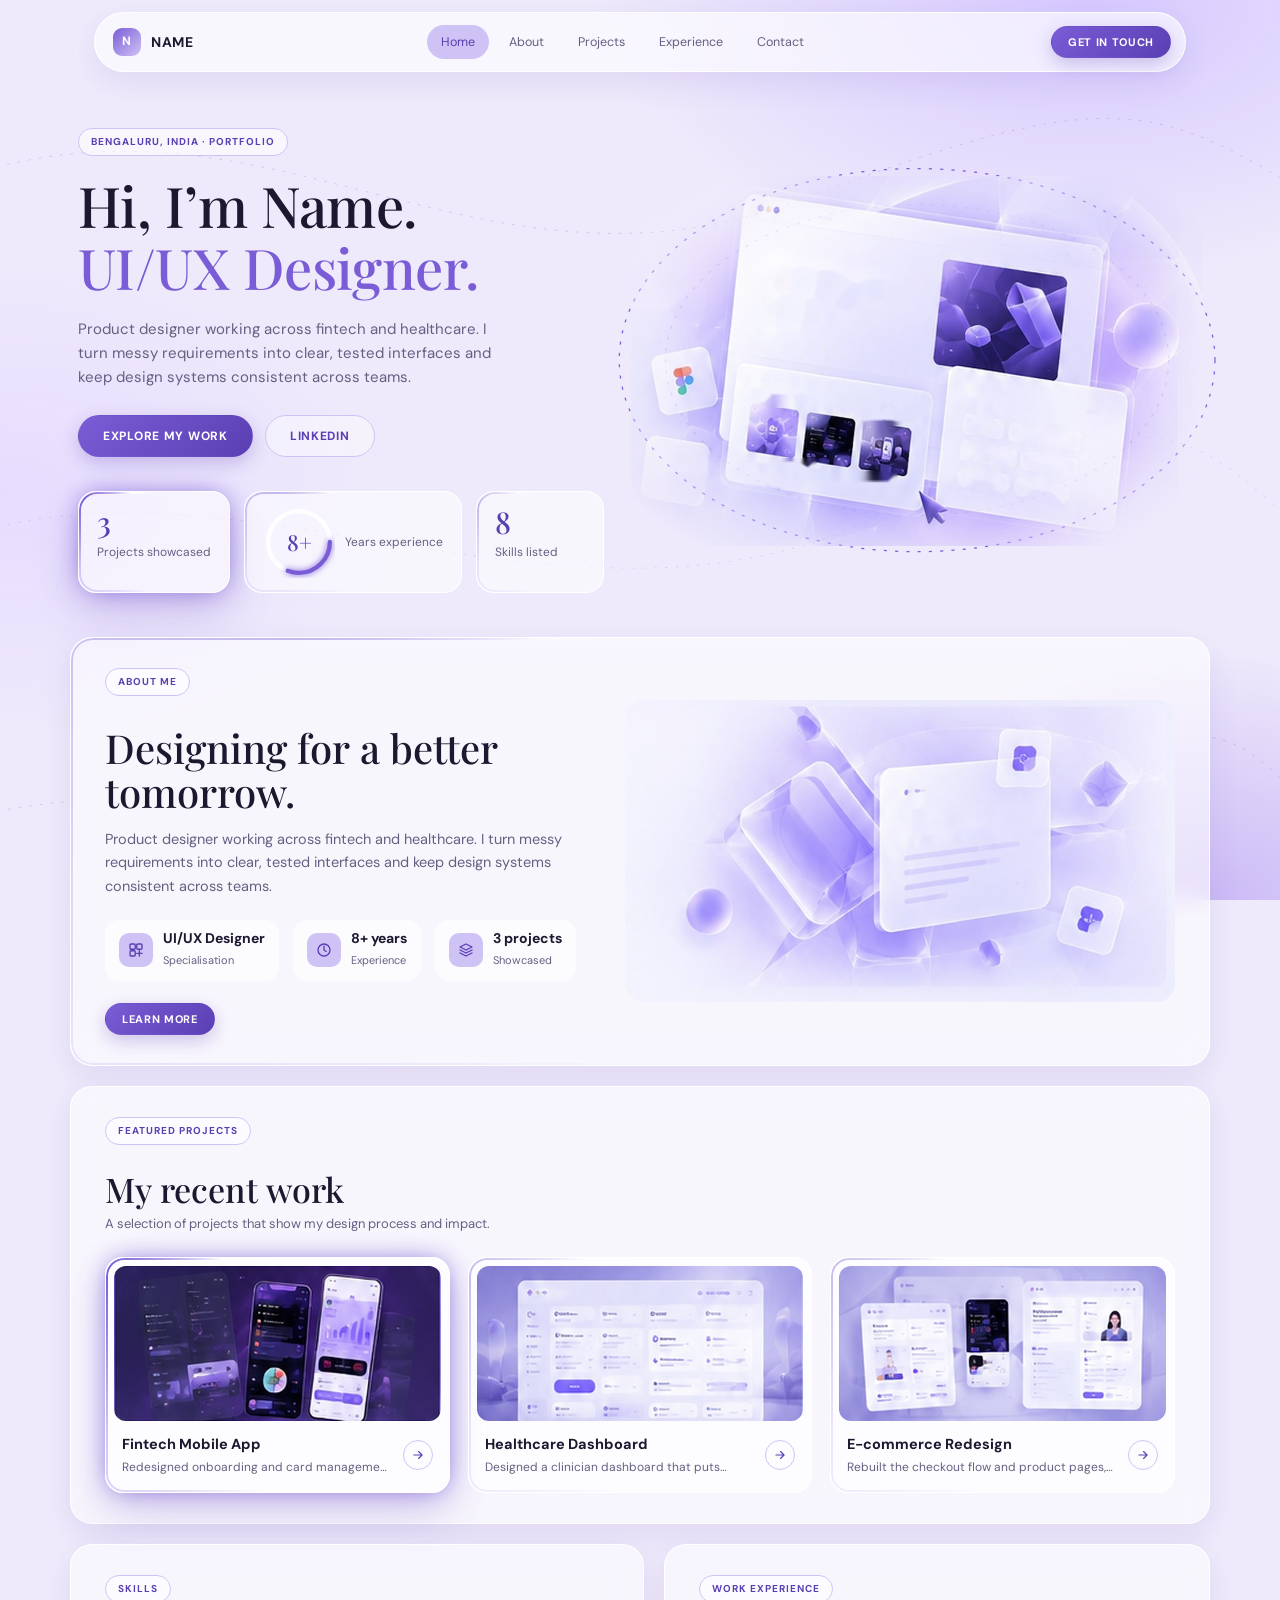
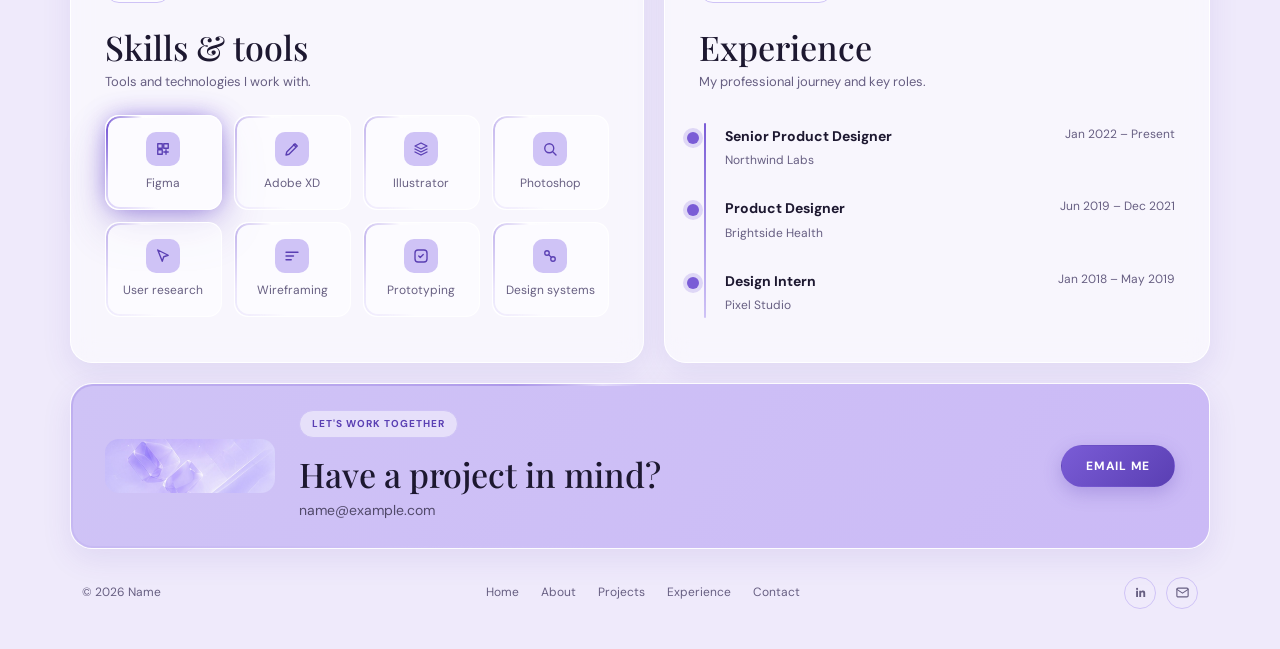
<file: index.html>
<!DOCTYPE html>
<html lang="en" data-lg-theme="minimal">
<head>
<meta charset="UTF-8">
<meta name="viewport" content="width=device-width, initial-scale=1">
<title>Portfolio</title>
<link rel="icon" href="data:,">
<link href="https://fonts.googleapis.com/css2?family=Playfair+Display:wght@500;600&family=DM+Sans:wght@400;500;700&display=swap" rel="stylesheet">

<!-- 1. the theme (same code as lavender-glass.css / lavender-glass.js in the repo) -->
<style>
/*
  Lavender Glass: a drop-in theme.
  Everything is prefixed lg- so it won't fight the host site's own CSS.
  Needs lavender-glass.js for scroll reveal, word reveal and the moving lines.

  Fonts (optional, falls back to Georgia / system-ui):
  <link href="https://fonts.googleapis.com/css2?family=Playfair+Display:wght@500;600&family=DM+Sans:wght@400;500;700&display=swap" rel="stylesheet">
*/

/* ---------- tokens ---------- */
:root{
  --lg-bg:#efeafb;
  --lg-blob-1:#d6c9ff; --lg-blob-2:#e6dcff; --lg-blob-3:#cbbaf6;
  --lg-accent:#7a5cd6; --lg-accent-d:#5a3fb3; --lg-accent-l:#cfc3f6;
  --lg-ink:#1d1830; --lg-mute:#675f82;
  --lg-glass:rgba(255,255,255,.55); --lg-glass-hi:rgba(255,255,255,.92); --lg-edge:rgba(255,255,255,.95);
  --lg-shadow:0 10px 30px rgba(90,63,179,.10); --lg-shadow-hi:0 18px 44px rgba(90,63,179,.24);
  --lg-serif:'Playfair Display',Georgia,serif;
  --lg-sans:'DM Sans',system-ui,-apple-system,sans-serif;
  --lg-radius:22px;
}

/* colour directions: put data-lg-theme="..." on <html> or any wrapper */
[data-lg-theme="editorial"]{--lg-bg:#ecebf1;--lg-blob-1:#d9d7e6;--lg-blob-2:#e6e4ef;--lg-blob-3:#cfcce0;--lg-accent:#4a4660;--lg-accent-d:#2b2840;--lg-accent-l:#cfcbe0;--lg-shadow:0 10px 30px rgba(43,40,64,.10);--lg-shadow-hi:0 18px 44px rgba(43,40,64,.22)}
[data-lg-theme="futuristic"]{--lg-bg:#e8edfb;--lg-blob-1:#c9d4fb;--lg-blob-2:#dbe3fc;--lg-blob-3:#b9c6f5;--lg-accent:#4c5fd5;--lg-accent-d:#2f3fa8;--lg-accent-l:#bfc8f5;--lg-shadow:0 10px 30px rgba(47,63,168,.10);--lg-shadow-hi:0 18px 44px rgba(47,63,168,.24)}
[data-lg-theme="creative"]{--lg-bg:#f8ebf5;--lg-blob-1:#f3cfe8;--lg-blob-2:#f8dff0;--lg-blob-3:#ecbfdc;--lg-accent:#c25aa8;--lg-accent-d:#9a3a85;--lg-accent-l:#f0c4e4;--lg-shadow:0 10px 30px rgba(154,58,133,.10);--lg-shadow-hi:0 18px 44px rgba(154,58,133,.24)}

/* ---------- base: add class "lg" to <body> or a wrapper ---------- */
.lg{background:var(--lg-bg);color:var(--lg-ink);font:15px/1.6 var(--lg-sans);-webkit-font-smoothing:antialiased}
.lg *,.lg *::before,.lg *::after{box-sizing:border-box}
:where(.lg) a{color:inherit;text-decoration:none}
.lg-wrap{max-width:1140px;margin:0 auto;padding:0 24px}

/* ---------- animated background (JS inserts .lg-bg when <body data-lg-bg>) ---------- */
.lg-bg{position:fixed;inset:0;z-index:-1;pointer-events:none;
  background:radial-gradient(55% 45% at 85% 0%,var(--lg-blob-1),transparent 70%),
             radial-gradient(45% 40% at 0% 55%,var(--lg-blob-2),transparent 70%),
             radial-gradient(40% 40% at 95% 100%,var(--lg-blob-3),transparent 70%),var(--lg-bg)}
.lg-bg svg{position:absolute;inset:0;width:100%;height:100%}
.lg-bg path{fill:none;stroke:var(--lg-accent);stroke-width:1;opacity:.26;stroke-dasharray:3 9;animation:lg-drift 32s linear infinite}
.lg-bg path:nth-child(2){animation-duration:46s;animation-direction:reverse;opacity:.18}
.lg-bg path:nth-child(3){animation-duration:58s}
@keyframes lg-drift{to{stroke-dashoffset:-640}}

/* any svg line you draw yourself: add class lg-line to a <path>/<line>/<ellipse> */
.lg-line{fill:none;stroke:var(--lg-accent);stroke-width:1.2;stroke-dasharray:3 8;animation:lg-drift 24s linear infinite}

/* ---------- type ---------- */
.lg-display{font:500 clamp(34px,5.2vw,62px)/1.04 var(--lg-serif);text-transform:uppercase;letter-spacing:-.005em;margin:0 0 20px}
.lg-display em{font-style:normal;color:var(--lg-accent)}
.lg-title{font:500 clamp(24px,3vw,34px)/1.15 var(--lg-serif);margin:0 0 10px}
.lg-lede{color:var(--lg-mute);font-size:16px;max-width:46ch;margin:0 0 26px}
.lg-tag{display:inline-flex;align-items:center;padding:5px 12px;border-radius:99px;border:1px solid var(--lg-accent-l);background:rgba(255,255,255,.6);font-size:10px;font-weight:700;letter-spacing:.1em;text-transform:uppercase;color:var(--lg-accent-d);margin-bottom:18px}
.lg-kicker{font-size:10px;font-weight:700;letter-spacing:.14em;text-transform:uppercase;color:var(--lg-accent-d)}
.lg-muted{color:var(--lg-mute)}

/* text highlight on hover: wrap words in <span class="lg-hl"> */
.lg-hl{background:linear-gradient(var(--lg-accent-l),var(--lg-accent-l)) 0 100%/0 .45em no-repeat;transition:background-size .35s ease}
.lg-hl:hover,.lg-panel:hover .lg-hl{background-size:100% .45em}

/* ---------- nav ---------- */
.lg-nav{position:sticky;top:12px;z-index:30;margin:12px auto 0;max-width:1140px;padding:0 24px}
.lg-nav-in{display:flex;align-items:center;justify-content:space-between;gap:16px;height:60px;padding:0 14px 0 18px;border-radius:99px;background:rgba(255,255,255,.62);border:1px solid var(--lg-edge);backdrop-filter:blur(16px);-webkit-backdrop-filter:blur(16px);box-shadow:var(--lg-shadow)}
.lg-logo{display:flex;align-items:center;gap:10px;font-weight:700;letter-spacing:.04em;font-size:14px}
.lg-logo-mark{width:28px;height:28px;border-radius:9px;background:linear-gradient(135deg,var(--lg-accent),var(--lg-accent-l));display:grid;place-items:center;color:#fff;font-size:12px;transition:transform .3s}
.lg-logo:hover .lg-logo-mark{transform:rotate(-10deg) scale(1.1)}
.lg-links{display:flex;gap:6px}
.lg-links a{padding:7px 14px;border-radius:99px;font-size:12.5px;color:var(--lg-mute);transition:background .2s,color .2s}
.lg-links a:hover{background:rgba(255,255,255,.92);color:var(--lg-accent-d)}
.lg-links a.is-on{background:var(--lg-accent-l);color:var(--lg-accent-d)}

/* ---------- buttons ---------- */
.lg-btn{display:inline-flex;align-items:center;justify-content:center;gap:8px;border:1px solid transparent;border-radius:99px;padding:12px 24px;font:700 12px var(--lg-sans);letter-spacing:.06em;text-transform:uppercase;cursor:pointer;transition:transform .2s,box-shadow .25s,background .25s,border-color .25s}
.lg-btn-solid{background:linear-gradient(135deg,var(--lg-accent),var(--lg-accent-d));color:#fff;box-shadow:0 6px 18px rgba(90,63,179,.28)}
.lg-btn-solid:hover{transform:translateY(-2px);box-shadow:var(--lg-shadow-hi)}
.lg-btn-line{background:rgba(255,255,255,.4);border-color:var(--lg-accent-l);color:var(--lg-accent-d)}
.lg-btn-line:hover{background:#fff;border-color:var(--lg-accent);transform:translateY(-2px)}
.lg-btn-sm{padding:8px 16px;font-size:11px}
.lg-btn[hidden]{display:none}

/* ---------- glass panel + card ---------- */
.lg-panel{background:var(--lg-glass);border:1px solid var(--lg-edge);border-radius:var(--lg-radius);box-shadow:var(--lg-shadow);backdrop-filter:blur(12px);-webkit-backdrop-filter:blur(12px);padding:26px;transition:transform .3s,box-shadow .3s,background .3s}
.lg-panel:hover{transform:translateY(-5px);box-shadow:var(--lg-shadow-hi);background:var(--lg-glass-hi)}
.lg-grid{display:grid;gap:20px;grid-template-columns:repeat(auto-fit,minmax(240px,1fr))}
.lg-card{border-radius:18px;overflow:hidden;background:rgba(255,255,255,.7);border:1px solid var(--lg-edge);transition:transform .3s,box-shadow .3s}
.lg-card:hover{transform:translateY(-6px);box-shadow:var(--lg-shadow-hi)}
.lg-card-media{height:140px;overflow:hidden;background:linear-gradient(135deg,var(--lg-accent),var(--lg-accent-l))}
.lg-card-media img{width:100%;height:100%;object-fit:cover;display:block;transition:transform .6s}
.lg-card:hover .lg-card-media img{transform:scale(1.1)}
.lg-card-body{padding:14px 16px 18px}
.lg-card h3{font-size:15px;margin:0 0 4px;transition:color .2s}
.lg-card:hover h3{color:var(--lg-accent)}
.lg-card p{font-size:13px;color:var(--lg-mute);margin:0}

/* ---------- small pieces ---------- */
.lg-chip{display:inline-block;padding:6px 14px;border-radius:99px;background:var(--lg-accent-l);color:var(--lg-accent-d);font-size:12px;font-weight:700;transition:transform .2s,background .2s,color .2s}
.lg-chip:hover{transform:translateY(-3px);background:var(--lg-accent);color:#fff}
.lg-chips{display:flex;flex-wrap:wrap;gap:8px}

.lg-list{list-style:none;margin:0;padding:0}
.lg-list li{display:flex;justify-content:space-between;gap:16px;padding:12px;margin:0 -12px;border-radius:12px;transition:background .2s,padding-left .2s}
.lg-list li:hover{background:rgba(255,255,255,.88);padding-left:20px}

.lg-stat{padding:18px;border-radius:16px;background:rgba(255,255,255,.6);transition:transform .25s,background .25s,box-shadow .25s}
.lg-stat:hover{transform:translateY(-4px);background:#fff;box-shadow:var(--lg-shadow-hi)}
.lg-stat b{display:block;font:500 40px/1 var(--lg-serif);color:var(--lg-accent-d)}
.lg-stat span{font-size:12px;color:var(--lg-mute)}

.lg-icon{width:42px;height:42px;border-radius:50%;background:rgba(255,255,255,.85);display:grid;place-items:center;color:var(--lg-accent-d);font-weight:700;transition:background .25s,color .25s,transform .25s}
.lg-panel:hover .lg-icon,.lg-card:hover .lg-icon{background:var(--lg-accent);color:#fff;transform:rotate(-8deg)}

/* animated ring/bar: set --lg-pct (0-100) inline, e.g. style="--lg-pct:72" */
.lg-bar{height:6px;border-radius:99px;background:rgba(255,255,255,.9);overflow:hidden}
.lg-bar i{display:block;height:100%;width:calc(var(--lg-pct,0) * 1%);border-radius:99px;background:linear-gradient(90deg,var(--lg-accent),var(--lg-accent-d));transition:width 1s cubic-bezier(.3,.7,.2,1)}
.lg-js .lg-bar:not(.is-in) i{width:0}

/* floating decoration: add to any image/shape */
.lg-float{animation:lg-bob 7s ease-in-out infinite}
@keyframes lg-bob{50%{transform:translateY(-10px)}}

/* ---------- scroll reveal ---------- */
/* hidden only when JS is running, so a no-JS page still shows everything */
.lg-js .lg-reveal{opacity:0;transform:translateY(26px);transition:opacity .7s ease,transform .7s ease}
.lg-js .lg-reveal.is-in{opacity:1;transform:none}
.lg-js .lg-reveal.is-in.lg-panel:hover{transform:translateY(-5px)}

/* children appear one after another */
.lg-js .lg-stagger>*{opacity:0;transform:translateY(20px);transition:opacity .6s ease,transform .6s ease,box-shadow .3s,background .3s}
.lg-js .lg-stagger.is-in>*{opacity:1;transform:none}
.lg-js .lg-stagger.is-in>*:nth-child(2){transition-delay:.1s}
.lg-js .lg-stagger.is-in>*:nth-child(3){transition-delay:.2s}
.lg-js .lg-stagger.is-in>*:nth-child(4){transition-delay:.3s}
.lg-js .lg-stagger.is-in>*:nth-child(5){transition-delay:.4s}
.lg-js .lg-stagger.is-in>*:nth-child(n+6){transition-delay:.5s}
.lg-js .lg-stagger.is-in>*:hover{transform:translateY(-5px);transition-delay:0s}

/* words appear one by one: <h1 data-lg-words>...</h1> (JS wraps each word) */
.lg-w{display:inline-block}
.lg-js [data-lg-words] .lg-w{opacity:0;transform:translateY(.6em);transition:opacity .6s ease,transform .6s ease;transition-delay:calc(var(--i) * 55ms)}
.lg-js [data-lg-words].is-in .lg-w{opacity:1;transform:none}

/* ---------- light running around a border (add class lg-glow) ----------
   ::before draws the travelling light, ::after draws a soft spotlight that follows the cursor.
   Don't use ::before/::after on the same element for anything else. */
@property --lg-a{syntax:'<angle>';inherits:false;initial-value:0deg}
.lg-glow{position:relative;isolation:isolate}
.lg-glow::before{content:"";position:absolute;inset:0;border-radius:inherit;padding:2px;pointer-events:none;
  background:conic-gradient(from var(--lg-a),transparent 0 52%,var(--lg-accent-l) 70%,var(--lg-accent) 84%,#fff 93%,transparent 100%);
  -webkit-mask:linear-gradient(#000 0 0) content-box,linear-gradient(#000 0 0);-webkit-mask-composite:xor;
  mask:linear-gradient(#000 0 0) content-box,linear-gradient(#000 0 0);mask-composite:exclude;
  opacity:.4;animation:lg-orbit 9s linear infinite;animation-delay:var(--lg-delay,0s);transition:opacity .35s}
@keyframes lg-orbit{to{--lg-a:360deg}}
.lg-glow::after{content:"";position:absolute;inset:0;border-radius:inherit;z-index:-1;pointer-events:none;opacity:0;transition:opacity .35s;
  background:radial-gradient(240px circle at var(--lg-mx,50%) var(--lg-my,50%),rgba(255,255,255,.9),transparent 65%)}
.lg-glow:hover::before,.lg-glow.is-lit::before{opacity:1;animation-duration:3s}
.lg-glow:hover::after{opacity:1}
.lg-glow.is-lit{box-shadow:0 0 26px -6px var(--lg-accent),var(--lg-shadow-hi)}

/* ---------- button shimmer ---------- */
.lg-btn{position:relative;overflow:hidden}
.lg-btn-solid::after{content:"";position:absolute;inset:0;pointer-events:none;transform:translateX(-130%);
  background:linear-gradient(105deg,transparent 38%,rgba(255,255,255,.55) 50%,transparent 62%);animation:lg-shimmer 6s ease-in-out infinite}
.lg-btn-solid:hover::after{animation:none;transform:translateX(130%);transition:transform .8s ease}
@keyframes lg-shimmer{0%,70%{transform:translateX(-130%)}100%{transform:translateX(130%)}}

/* ---------- counter ring: wrap a number, e.g. <div class="lg-ring"><svg>..</svg><b data-lg-count="8">0</b></div> ---------- */
.lg-ring{position:relative;display:inline-grid;place-items:center;width:84px;height:84px}
.lg-ring svg{position:absolute;inset:0;width:100%;height:100%}
.lg-ring .lg-ring-track{fill:none;stroke:rgba(255,255,255,.9);stroke-width:5}
.lg-ring .lg-ring-arc{fill:none;stroke:var(--lg-accent);stroke-width:5;stroke-linecap:round;stroke-dasharray:70 160;
  transform-box:fill-box;transform-origin:50% 50%;animation:lg-spin 4.5s linear infinite;filter:drop-shadow(0 0 4px var(--lg-accent))}
@keyframes lg-spin{to{transform:rotate(360deg)}}
.lg-ring b{position:relative;font:500 24px var(--lg-serif);color:var(--lg-accent-d)}

/* ---------- headline wipe: <span class="lg-wipe"> inside a [data-lg-words] heading ---------- */
.lg-js [data-lg-words] .lg-wipe{display:inline-block;clip-path:inset(0 100% 0 0);transition:clip-path 1.2s cubic-bezier(.6,.1,.2,1) .5s}
.lg-js [data-lg-words].is-in .lg-wipe{clip-path:inset(-10% -2% -10% 0)}

/* ---------- timeline line that draws itself ---------- */
.lg-js .lg-draw{transform:scaleY(0);transform-origin:top;transition:transform 1.4s ease}
.lg-js .lg-draw.is-in{transform:none}

@media (prefers-reduced-motion:reduce){
  .lg *,.lg *::before,.lg *::after,.lg-bg path{animation:none!important;transition:none!important}
  .lg-js .lg-reveal,.lg-js .lg-stagger>*,.lg-js [data-lg-words] .lg-w,.lg-js .lg-draw{opacity:1!important;transform:none!important}
  .lg-js [data-lg-words] .lg-wipe{clip-path:none!important}
}
@media (max-width:760px){
  .lg-links{display:none}
  .lg-panel{padding:20px}
}

</style>
<script>
/*
  Lavender Glass: behaviour for lavender-glass.css

  Load it from <head>, without defer, so the "hidden until scrolled" states apply before first paint:
    a script tag with src="lavender-glass.js"

  What it does
    1. adds class "lg-js" to <html>        (the CSS only hides things when this is set)
    2. <body data-lg-bg>                   inserts the animated background + moving lines
    3. [data-lg-words]                     splits text into words that fade in on scroll
    4. .lg-reveal .lg-stagger .lg-bar      get class "is-in" when scrolled into view
    5. [data-lg-count="40"]                counts up to 40 when scrolled into view
                                           optional: data-lg-suffix="+"
    6. [data-lg-relay]                     lights the .lg-glow children one after another
    7. .lg-glow boxes                      get a cursor-following spotlight on hover

  If you add elements after page load (a framework, fetch, etc.) call LG.refresh().
*/
(function(){
  'use strict';
  var root = document.documentElement;
  root.classList.add('lg-js');

  var REVEAL = '.lg-reveal, .lg-stagger, .lg-bar, .lg-draw, [data-lg-words], [data-lg-count]';
  var reduce = window.matchMedia && matchMedia('(prefers-reduced-motion: reduce)').matches;
  var io = null;

  /* ---- background with moving lines ---- */
  function addBackground(){
    if(document.querySelector('.lg-bg')) return;
    var bg = document.createElement('div');
    bg.className = 'lg-bg';
    bg.setAttribute('aria-hidden', 'true');
    bg.innerHTML =
      '<svg viewBox="0 0 1440 900" preserveAspectRatio="none">' +
      '<path d="M-50,180 C300,70 540,320 900,200 S1300,100 1500,210"/>' +
      '<path d="M-50,540 C260,440 640,660 980,520 S1340,430 1500,560"/>' +
      '<path d="M-50,820 C330,740 680,900 1040,800 S1370,720 1500,830"/>' +
      '</svg>';
    document.body.insertBefore(bg, document.body.firstChild);
  }

  /* ---- wrap each word in a span; keeps inline tags like <em> ---- */
  function splitWords(el){
    if(el.dataset.lgSplit === 'done') return;
    var i = 0;
    (function walk(node){
      Array.prototype.slice.call(node.childNodes).forEach(function(n){
        if(n.nodeType === 3){
          var frag = document.createDocumentFragment();
          n.textContent.split(/(\s+)/).forEach(function(part){
            if(!part) return;
            if(/^\s+$/.test(part)){ frag.appendChild(document.createTextNode(' ')); return; }
            var s = document.createElement('span');
            s.className = 'lg-w';
            s.style.setProperty('--i', i++);
            s.textContent = part;
            frag.appendChild(s);
          });
          node.replaceChild(frag, n);
        } else if(n.nodeType === 1){ walk(n); }
      });
    })(el);
    el.dataset.lgSplit = 'done';
  }

  /* ---- number count-up (ease-out) ---- */
  function countUp(el){
    if(el.dataset.lgDone === '1') return;
    el.dataset.lgDone = '1';
    var target = parseFloat(el.getAttribute('data-lg-count'));
    var suffix = el.getAttribute('data-lg-suffix') || '';
    if(isNaN(target)) return;
    if(reduce){ el.textContent = target + suffix; return; }
    var start = null, dur = 1100;
    function tick(now){
      if(start === null) start = now;
      var p = Math.min((now - start) / dur, 1);
      var v = target * (1 - Math.pow(1 - p, 3));
      el.textContent = (target % 1 ? v.toFixed(1) : Math.round(v)) + suffix;
      if(p < 1) requestAnimationFrame(tick); else el.textContent = target + suffix;
    }
    requestAnimationFrame(tick);
  }

  function reveal(el){
    el.classList.add('is-in');
    if(el.hasAttribute('data-lg-count')) countUp(el);
    Array.prototype.forEach.call(el.querySelectorAll('[data-lg-count]'), countUp);
  }

  function scan(){
    Array.prototype.forEach.call(document.querySelectorAll('[data-lg-words]'), splitWords);
    var els = document.querySelectorAll(REVEAL);
    Array.prototype.forEach.call(els, function(el){
      if(el.classList.contains('is-in') || el.dataset.lgWatch) return;
      el.dataset.lgWatch = '1';
      if(io) io.observe(el); else reveal(el);
    });
  }

  /* ---- one box at a time lights up: <div data-lg-relay> ... children with class lg-glow ---- */
  function startRelay(box){
    if(box.dataset.lgRelay === 'on') return;
    box.dataset.lgRelay = 'on';
    var step = parseInt(box.getAttribute('data-lg-relay'), 10) || 2600;
    var n = 0;
    function next(){
      var kids = box.querySelectorAll(':scope > .lg-glow');
      if(!kids.length || box.matches(':hover')) return;
      Array.prototype.forEach.call(kids, function(k){ k.classList.remove('is-lit'); });
      kids[n % kids.length].classList.add('is-lit');
      n++;
    }
    next();
    if(!reduce) setInterval(next, step);
  }

  /* ---- spotlight follows the cursor inside .lg-glow boxes ---- */
  document.addEventListener('pointermove', function(e){
    var t = e.target.closest && e.target.closest('.lg-glow');
    if(!t) return;
    var r = t.getBoundingClientRect();
    t.style.setProperty('--lg-mx', (e.clientX - r.left) + 'px');
    t.style.setProperty('--lg-my', (e.clientY - r.top) + 'px');
  }, {passive: true});

  function init(){
    if(document.body.hasAttribute('data-lg-bg')) addBackground();
    if('IntersectionObserver' in window){
      io = new IntersectionObserver(function(entries){
        entries.forEach(function(en){
          if(!en.isIntersecting) return;
          reveal(en.target);
          io.unobserve(en.target);
        });
      }, {threshold: 0.15});
    }
    scan();
    Array.prototype.forEach.call(document.querySelectorAll('[data-lg-relay]'), startRelay);
  }

  /* set a counter to a new value and play it again (used after content changes) */
  function count(el, target, suffix){
    el.setAttribute('data-lg-count', target);
    if(suffix !== undefined) el.setAttribute('data-lg-suffix', suffix);
    el.dataset.lgDone = '';
    if(el.closest('.is-in') || el.classList.contains('is-in')) countUp(el);
  }

  window.LG = {
    refresh: function(){ if(!io) return; scan(); Array.prototype.forEach.call(document.querySelectorAll('[data-lg-relay]'), startRelay); },
    count: count,
    theme: function(name){ root.setAttribute('data-lg-theme', name); }
  };

  if(document.readyState === 'loading') document.addEventListener('DOMContentLoaded', init);
  else init();
})();

</script>

<!-- 2. page-only styles -->
<style>
body{margin:0}
h1,h2,h3,h4,p,ul{margin:0}
ul{padding:0;list-style:none}
button{font:inherit;color:inherit}

/* staggered start so the lights on neighbouring boxes aren't in step */
.lg-glow:nth-child(2n){--lg-delay:-3s}
.lg-glow:nth-child(3n){--lg-delay:-6s}
.lg-glow:nth-child(5n){--lg-delay:-1.5s}

#fileInput{display:none}

.pf-shell{max-width:1180px;margin:0 auto;padding:0 20px 40px}
.pf-sec{margin-top:20px}

/* ---------- hero ---------- */
.pf-hero{display:grid;grid-template-columns:1fr 1.05fr;gap:10px;align-items:center;padding:56px 8px 24px;min-height:520px}
.pf-hero h1{font:500 clamp(34px,4.6vw,56px)/1.1 var(--lg-serif);letter-spacing:-.01em;margin:0 0 20px}
.pf-hero h1 .lg-wipe{color:var(--lg-accent)}
.pf-hero .lg-lede{max-width:42ch;font-size:15px}
.pf-cta{display:flex;gap:12px;flex-wrap:wrap;margin-bottom:34px}
.pf-stats{display:flex;gap:14px;flex-wrap:wrap}
.pf-stat{min-width:128px;padding:14px 18px;border-radius:18px;background:var(--lg-glass);border:1px solid var(--lg-edge);cursor:default;transition:transform .3s,background .3s}
.pf-stat:hover{transform:translateY(-4px);background:var(--lg-glass-hi)}
.pf-stat-ring{display:flex;align-items:center;gap:10px}
.pf-stat-ring .lg-ring{width:72px;height:72px}
.pf-stat-ring .lg-ring b{font-size:22px}
.pf-stat b{display:block;font:500 30px/1.1 var(--lg-serif);color:var(--lg-accent-d)}
.pf-stat span{font-size:12px;color:var(--lg-mute)}
.pf-art{position:relative}
.pf-art img{display:block;width:100%;height:auto;
  -webkit-mask-image:radial-gradient(ellipse 62% 64% at 50% 50%,#000 60%,transparent 100%);mask-image:radial-gradient(ellipse 62% 64% at 50% 50%,#000 60%,transparent 100%)}
.pf-orbit{position:absolute;inset:-6% -4%;width:108%;height:112%;pointer-events:none}

/* ---------- panels ---------- */
.pf-panel{padding:30px 34px}
.pf-head{display:flex;align-items:flex-end;justify-content:space-between;gap:16px;margin-bottom:22px}
.pf-head h2{font:500 clamp(26px,3vw,34px)/1.1 var(--lg-serif);margin:8px 0 6px}
.pf-head p{font-size:13px;color:var(--lg-mute)}

/* about */
.pf-about{display:grid;grid-template-columns:1fr 1.1fr;gap:20px;align-items:center}
.pf-about h2{font:500 clamp(28px,3.4vw,40px)/1.1 var(--lg-serif);margin:12px 0 14px}
.pf-about p.lg-muted{font-size:14.5px;max-width:46ch;margin-bottom:22px}
.pf-mini{display:flex;gap:14px;flex-wrap:wrap;margin-bottom:22px}
.pf-mini .m{display:flex;align-items:center;gap:10px;padding:10px 14px;border-radius:14px;background:rgba(255,255,255,.55);transition:transform .25s,background .25s}
.pf-mini .m:hover{transform:translateY(-3px);background:#fff}
.pf-mini .ico{width:34px;height:34px;border-radius:10px;background:var(--lg-accent-l);color:var(--lg-accent-d);display:grid;place-items:center;flex:none}
.pf-mini .ico svg{width:18px;height:18px}
.pf-mini b{display:block;font-size:14px;line-height:1.2}
.pf-mini span{font-size:11px;color:var(--lg-mute)}
.pf-about img{display:block;width:100%;height:auto;border-radius:18px;transition:transform .6s}
.pf-about:hover img{transform:scale(1.03)}

/* projects */
.pf-projects{display:grid;grid-template-columns:repeat(3,1fr);gap:18px}
.pf-card{border-radius:18px;background:rgba(255,255,255,.72);border:1px solid var(--lg-edge);padding:8px;transition:transform .3s,box-shadow .3s}
.pf-card:hover{transform:translateY(-6px);box-shadow:var(--lg-shadow-hi)}
.pf-card .shot{border-radius:12px;overflow:hidden;aspect-ratio:2.1/1}
.pf-card .shot img{width:100%;height:100%;object-fit:cover;display:block;transition:transform .7s}
.pf-card:hover .shot img{transform:scale(1.08)}
.pf-card .row{display:flex;align-items:center;justify-content:space-between;gap:10px;padding:12px 8px 6px}
.pf-card h3{font-size:14.5px;margin-bottom:2px;transition:color .2s}
.pf-card:hover h3{color:var(--lg-accent)}
.pf-card p{font-size:12px;color:var(--lg-mute);display:-webkit-box;-webkit-line-clamp:1;-webkit-box-orient:vertical;overflow:hidden}
.pf-go{width:30px;height:30px;border-radius:50%;border:1px solid var(--lg-accent-l);display:grid;place-items:center;flex:none;color:var(--lg-accent-d);transition:background .25s,color .25s,transform .25s}
.pf-go svg{width:14px;height:14px}
.pf-card:hover .pf-go{background:var(--lg-accent);color:#fff;transform:translateX(3px)}
.pf-empty{grid-column:1/-1;padding:24px;text-align:center;color:var(--lg-mute);border:1px dashed var(--lg-accent-l);border-radius:14px}

/* skills + experience */
.pf-two{display:grid;grid-template-columns:1.05fr 1fr;gap:20px}
.pf-tools{display:grid;grid-template-columns:repeat(4,1fr);gap:12px}
.pf-tool{display:flex;flex-direction:column;align-items:center;gap:8px;padding:16px 8px;border-radius:14px;background:rgba(255,255,255,.6);border:1px solid var(--lg-edge);font-size:12px;text-align:center;color:var(--lg-mute);transition:transform .25s,color .25s,background .25s}
.pf-tool:hover{transform:translateY(-4px);color:var(--lg-accent-d);background:#fff}
.pf-tool .ico{width:34px;height:34px;border-radius:10px;background:var(--lg-accent-l);color:var(--lg-accent-d);display:grid;place-items:center;transition:background .25s,color .25s}
.pf-tool .ico svg{width:18px;height:18px}
.pf-tool:hover .ico{background:var(--lg-accent);color:#fff}
.pf-time{position:relative;padding-left:26px}
.pf-time .line{position:absolute;left:5px;top:8px;bottom:8px;width:2px;background:linear-gradient(var(--lg-accent),var(--lg-accent-l));border-radius:2px}
.pf-job{position:relative;display:flex;justify-content:space-between;gap:14px;padding:10px 12px;margin:0 -12px 6px;border-radius:12px;transition:background .2s,padding-left .2s}
.pf-job:hover{background:rgba(255,255,255,.85);padding-left:18px}
.pf-job::before{content:"";position:absolute;left:-26px;top:17px;width:12px;height:12px;border-radius:50%;background:var(--lg-accent);box-shadow:0 0 0 4px rgba(122,92,214,.2);transition:transform .25s}
.pf-job:hover::before{transform:scale(1.3)}
.pf-job b{display:block;font-size:14px}
.pf-job span{font-size:12px;color:var(--lg-mute)}
.pf-job .when{white-space:nowrap}

/* closing banner */
.pf-cta2{display:grid;grid-template-columns:auto 1fr auto;gap:24px;align-items:center;padding:26px 34px;
  background:linear-gradient(120deg,var(--lg-accent-l),var(--lg-blob-3))}
.pf-cta2 img{width:170px;height:auto;border-radius:14px;transition:transform .6s}
.pf-cta2:hover img{transform:rotate(-3deg) scale(1.06)}
.pf-cta2 h2{font:500 clamp(24px,3vw,34px)/1.1 var(--lg-serif);margin-bottom:6px}
.pf-cta2 p{color:var(--lg-ink);opacity:.7;font-size:14px}

.pf-foot{display:flex;align-items:center;justify-content:space-between;gap:20px;flex-wrap:wrap;padding:28px 12px 0;font-size:12px;color:var(--lg-mute)}
.pf-foot nav{display:flex;gap:22px}
.pf-foot a{transition:color .2s}
.pf-foot a:hover{color:var(--lg-accent-d)}
.pf-soc{display:flex;gap:10px}
.pf-soc a{width:32px;height:32px;border-radius:50%;display:grid;place-items:center;border:1px solid var(--lg-accent-l);transition:background .2s,color .2s,transform .2s}
.pf-soc a:hover{background:var(--lg-accent);color:#fff;transform:translateY(-3px)}
.pf-soc svg{width:15px;height:15px}

@media (max-width:900px){
  .pf-hero,.pf-about,.pf-two,.pf-cta2{grid-template-columns:1fr}
  .pf-projects{grid-template-columns:1fr}
  .pf-tools{grid-template-columns:repeat(2,1fr)}
  .pf-cta2 img{width:120px}
  .pf-panel{padding:22px 18px}
}
</style>
</head>
<body class="lg" data-lg-bg>

<!-- ============ nav ============ -->
<nav class="lg-nav">
  <div class="lg-nav-in">
    <a class="lg-logo" href="#top"><span class="lg-logo-mark" id="logoMark">P</span><span id="logoText">PORTFOLIO</span></a>
    <div class="lg-links">
      <a class="is-on" href="#top">Home</a><a href="#about">About</a><a href="#projects">Projects</a><a href="#experience">Experience</a><a href="#contact">Contact</a>
    </div>
    <a class="lg-btn lg-btn-solid lg-btn-sm" href="#contact">Get in touch</a>
  </div>
</nav>

<div class="pf-shell">

  <!-- ============ hero ============ -->
  <header class="pf-hero" id="top">
    <div>
      <div class="lg-tag lg-reveal" id="heroTag">Bengaluru, India · Portfolio</div>
      <h1 id="heroTitle" data-lg-words>Hi, I’m Name.<br><span class="lg-wipe">UI/UX Designer.</span></h1>
      <p class="lg-lede lg-muted lg-reveal" id="heroLede">A modern portfolio showcasing skills, experience and projects, beautifully and professionally.</p>
      <div class="pf-cta lg-reveal">
        <a class="lg-btn lg-btn-solid" href="#projects">Explore my work</a>
        <a class="lg-btn lg-btn-line" id="heroContact" href="#contact">Contact</a>
      </div>
      <div class="pf-stats lg-reveal" data-lg-relay="2400">
        <div class="pf-stat lg-glow"><b data-lg-count="3" id="sProjects">0</b><span>Projects showcased</span></div>
        <div class="pf-stat pf-stat-ring lg-glow">
          <span class="lg-ring"><svg viewBox="0 0 84 84" aria-hidden="true"><circle class="lg-ring-track" cx="42" cy="42" r="36"/><circle class="lg-ring-arc" cx="42" cy="42" r="36"/></svg><b data-lg-count="7" id="sYears">0</b></span>
          <span>Years experience</span>
        </div>
        <div class="pf-stat lg-glow"><b data-lg-count="6" id="sSkills">0</b><span>Skills listed</span></div>
      </div>
    </div>
    <div class="pf-art lg-reveal">
      <svg class="pf-orbit" viewBox="0 0 600 400" preserveAspectRatio="none" aria-hidden="true">
        <ellipse class="lg-line" cx="300" cy="200" rx="290" ry="185"/>
        <ellipse class="lg-line" cx="300" cy="200" rx="245" ry="150" style="animation-direction:reverse;animation-duration:34s;opacity:.6"/>
      </svg>
      <img class="lg-float" src="[data-uri]" alt="">
    </div>
  </header>

  <!-- ============ about ============ -->
  <section class="pf-sec lg-panel lg-glow pf-panel lg-reveal" id="about">
    <div class="pf-about">
      <div>
        <div class="lg-tag">About me</div>
        <h2 data-lg-words>Designing for a better tomorrow.</h2>
        <p class="lg-muted" id="aboutText">I'm a UI/UX designer with a passion for creating user-centred digital experiences. With a strong foundation in research, design and prototyping, I turn complex problems into simple, beautiful solutions.</p>
        <div class="pf-mini">
          <div class="m"><span class="ico"><svg viewBox="0 0 24 24" fill="none" stroke="currentColor" stroke-width="1.8" stroke-linecap="round" stroke-linejoin="round"><rect x="4" y="4" width="7" height="7" rx="1.5"/><rect x="13" y="4" width="7" height="7" rx="1.5"/><rect x="4" y="13" width="7" height="7" rx="1.5"/><path d="M16.5 13v7M13 16.5h7"/></svg></span><div><b id="mRole">UI/UX Design</b><span>Specialisation</span></div></div>
          <div class="m"><span class="ico"><svg viewBox="0 0 24 24" fill="none" stroke="currentColor" stroke-width="1.8" stroke-linecap="round" stroke-linejoin="round"><circle cx="12" cy="12" r="8"/><path d="M12 7v5l3 2"/></svg></span><div><b><span id="mYears" data-lg-count="7" style="font-size:14px;color:inherit">0</span> years</b><span>Experience</span></div></div>
          <div class="m"><span class="ico"><svg viewBox="0 0 24 24" fill="none" stroke="currentColor" stroke-width="1.8" stroke-linecap="round" stroke-linejoin="round"><path d="M4 8l8-4 8 4-8 4-8-4zM4 12l8 4 8-4M4 16l8 4 8-4"/></svg></span><div><b><span id="mProj" data-lg-count="3" style="font-size:14px;color:inherit">0</span> projects</b><span>Showcased</span></div></div>
        </div>
        <a class="lg-btn lg-btn-solid lg-btn-sm" href="#experience">Learn more</a>
      </div>
      <img src="[data-uri]" alt="">
    </div>
  </section>

  <!-- ============ projects ============ -->
  <section class="pf-sec lg-panel pf-panel lg-reveal" id="projects">
    <div class="pf-head">
      <div><div class="lg-tag">Featured projects</div><h2 data-lg-words>My recent work</h2><p>A selection of projects that show my design process and impact.</p></div>
    </div>
    <div class="pf-projects lg-stagger" id="projGrid" data-lg-relay="2800"></div>
  </section>

  <!-- ============ skills + experience ============ -->
  <div class="pf-sec pf-two" id="experience">
    <section class="lg-panel pf-panel lg-reveal">
      <div class="pf-head"><div><div class="lg-tag">Skills</div><h2 data-lg-words>Skills &amp; tools</h2><p>Tools and technologies I work with.</p></div></div>
      <div class="pf-tools lg-stagger" id="toolGrid" data-lg-relay="2000"></div>
    </section>
    <section class="lg-panel pf-panel lg-reveal">
      <div class="pf-head"><div><div class="lg-tag">Work experience</div><h2 data-lg-words>Experience</h2><p>My professional journey and key roles.</p></div></div>
      <div class="pf-time"><div class="line lg-draw"></div><div id="jobList"></div></div>
    </section>
  </div>

  <!-- ============ closing banner ============ -->
  <section class="pf-sec lg-panel lg-glow pf-cta2 lg-reveal" id="contact">
    <img src="[data-uri]" alt="">
    <div>
      <div class="lg-tag" style="background:rgba(255,255,255,.5)">Let's work together</div>
      <h2 data-lg-words>Have a project in mind?</h2>
      <p id="ctaText">I'm always open to discussing new opportunities and creative ideas.</p>
    </div>
    <a class="lg-btn lg-btn-solid" id="ctaBtn" href="#top">Get in touch</a>
  </section>

  <footer class="pf-foot">
    <span id="footName">&copy; 2026 Portfolio</span>
    <nav><a href="#top">Home</a><a href="#about">About</a><a href="#projects">Projects</a><a href="#experience">Experience</a><a href="#contact">Contact</a></nav>
    <div class="pf-soc">
      <a id="socLinked" href="#" hidden aria-label="LinkedIn"><svg viewBox="0 0 24 24" fill="currentColor"><path d="M5 9h3v10H5zM6.5 4.5a1.7 1.7 0 110 3.4 1.7 1.7 0 010-3.4zM10 9h2.9v1.4c.5-.9 1.6-1.6 3.1-1.6 3 0 3.5 2 3.5 4.5V19h-3v-5c0-1.2 0-2.6-1.7-2.6S13 12.8 13 14v5h-3z"/></svg></a>
      <a id="socMail" href="#" hidden aria-label="Email"><svg viewBox="0 0 24 24" fill="none" stroke="currentColor" stroke-width="1.8" stroke-linecap="round" stroke-linejoin="round"><rect x="3" y="5" width="18" height="14" rx="2"/><path d="M3 7l9 6 9-6"/></svg></a>
    </div>
  </footer>
</div>

<script>
function escapeHtml(str){
  const div = document.createElement('div');
  div.textContent = str == null ? '' : String(str);
  return div.innerHTML;
}
function initials(name){
  return (name||'').split(' ').filter(Boolean).slice(0,2).map(w=>w[0].toUpperCase()).join('') || 'L';
}

/* ============================================================
   YEARS-OF-EXPERIENCE CALCULATOR
   ============================================================ */
const MONTH_MAP = {jan:0,feb:1,mar:2,apr:3,may:4,jun:5,jul:6,aug:7,sep:8,oct:9,nov:10,dec:11};
function parseDateToken(str){
  if(!str) return null;
  const s = str.trim().toLowerCase();
  if(s === 'present' || s === 'current') return new Date();
  let m = s.match(/^([a-z]{3,9})\.?\s+(\d{4})$/);
  if(m && MONTH_MAP[m[1].slice(0,3)] !== undefined) return new Date(parseInt(m[2],10), MONTH_MAP[m[1].slice(0,3)], 1);
  m = s.match(/^(\d{4})$/);
  if(m) return new Date(parseInt(m[1],10), 0, 1);
  return null;
}
function computeYearsOfExperience(experience){
  let totalMonths = 0;
  (experience||[]).forEach(e=>{
    const raw = (e.dates||'').trim();
    const m = raw.match(/^(.*?)\s*(?:–|-|—|to)\s*(.*)$/i);
    if(!m) return;
    const start = parseDateToken(m[1]);
    const end = parseDateToken(m[2]);
    if(start && end){
      const months = (end.getFullYear()-start.getFullYear())*12 + (end.getMonth()-start.getMonth());
      if(months > 0) totalMonths += months;
    }
  });
  return Math.round((totalMonths/12) * 10) / 10;
}
function animateCounterTo(el, target, suffix){
  const duration = 1100;
  let start = null;
  function tick(now){
    if(!start) start = now;
    const progress = Math.min((now-start)/duration, 1);
    const eased = 1 - Math.pow(1-progress, 3);
    el.textContent = Math.round(target*eased) + (suffix||'');
    if(progress < 1) requestAnimationFrame(tick);
    else el.textContent = target + (suffix||'');
  }
  requestAnimationFrame(tick);
}

const SECTION_KEYWORDS = {
  summary: ['summary','objective','profile','about me','career objective','about'],
  experience: ['experience','work experience','employment history','professional experience','work history'],
  education: ['education','academic background','academic qualifications'],
  projects: ['projects','project experience','selected projects','key projects'],
  skills: ['skills','technical skills','core competencies','key skills','specialties','specialities'],
  certifications: ['certifications','certificates','licenses']
};
function detectSection(line){
  const clean = line.toLowerCase().replace(/[^a-z& ]/g,'').trim();
  if(!clean || clean.length > 40) return null;
  for(const key in SECTION_KEYWORDS){
    if(SECTION_KEYWORDS[key].some(w => clean === w || clean.startsWith(w))) return key;
  }
  return null;
}
function parseResume(lines){
  const data = {name:'', headline:'', location:'', email:'', linkedin:'', summary:'',
    education:[], experience:[], skills:[], projects:[], certifications:[]};
  const fullText = lines.join('\n');
  const emailMatch = fullText.match(/[\w.+-]+@[\w-]+\.[\w.-]+/);
  if(emailMatch) data.email = emailMatch[0];
  const linkedinMatch = fullText.match(/linkedin\.com\/[^\s,)]+/i);
  if(linkedinMatch) data.linkedin = 'https://' + linkedinMatch[0].replace(/^https?:\/\//i,'');
  for(const line of lines.slice(0,6)){
    if(!line.includes('@') && !/\d{3,}/.test(line) && line.length < 60 && !detectSection(line)){
      data.name = line; break;
    }
  }
  const locLine = lines.slice(1,8).find(l => /^[A-Za-z .]+,\s*[A-Za-z .]+$/.test(l) && l.length < 40 && l !== data.name);
  if(locLine) data.location = locLine;
  const nameIdx = lines.indexOf(data.name);
  if(nameIdx > -1){
    for(let i=nameIdx+1; i<Math.min(lines.length, nameIdx+4); i++){
      const l = lines[i];
      if(!l || detectSection(l)) break;
      if(l.includes('@') || /\d{3,}/.test(l) || l === data.location) continue;
      if(l.length < 80){ data.headline = l; break; }
    }
  }
  let currentSection = null;
  const buckets = {summary:[], experience:[], education:[], projects:[], skills:[], certifications:[]};
  lines.forEach(line=>{
    const sec = detectSection(line);
    if(sec){ currentSection = sec; return; }
    if(currentSection) buckets[currentSection].push(line);
  });
  data.summary = buckets.summary.join(' ').slice(0, 400);
  data.skills = buckets.skills.join(', ').split(/[,•·|;]/).map(s=>s.trim()).filter(s=>s.length>1 && s.length<48).slice(0,10);
  data.certifications = buckets.certifications.map(l=>l.replace(/^[•·\-]\s*/,'').trim()).filter(Boolean);

  const dateRegex = /((?:jan|feb|mar|apr|may|jun|jul|aug|sep|oct|nov|dec)[a-z]*\.?\s*)?(\d{4})\s*(?:–|-|—|to)\s*((?:jan|feb|mar|apr|may|jun|jul|aug|sep|oct|nov|dec)[a-z]*\.?\s*)?(present|\d{4})/i;
  /* Resumes put the date either on the line before the title or on the line after it.
     Work out which one this block uses, then group lines into entries. */
  function groupByDates(blockLines){
    const entries = []; let current = null;
    const dateFirst = dateRegex.test(blockLines[0] || '');
    blockLines.forEach(line=>{
      const dm = line.match(dateRegex);
      if(!dm){
        if(current) current.lines.push(line); else current = {dates:'', lines:[line]};
        return;
      }
      const rest = line.replace(dateRegex,'').replace(/[|,\u00b7\u2013-]\s*$/,'').trim();
      if(rest || dateFirst){
        if(current) entries.push(current);
        current = {dates: dm[0], lines: rest ? [rest] : []};
      } else if(current && !current.dates){
        current.dates = dm[0];                       // title line came first, date follows it
      } else {
        const title = current ? current.lines.pop() : '';   // title is the line just above this date
        if(current) entries.push(current);
        current = {dates: dm[0], lines: title ? [title] : []};
      }
    });
    if(current) entries.push(current);
    return entries;
  }
  data.experience = groupByDates(buckets.experience).map(e=>{
    const first = e.lines[0] || '';
    const parts = first.split(/,| at |—|-/);
    return { title:(parts[0]||first).trim(), company:(parts[1]||'').trim(), dates:e.dates };
  }).filter(e=>e.title);
  data.education = groupByDates(buckets.education).map(e=>{
    const first = e.lines[0] || '';
    const rest = e.lines.slice(1);
    return { degree:first.trim(), school:(rest[0]||'').trim(), dates:e.dates };
  }).filter(e=>e.degree);

  const projLines = buckets.projects;
  const projects = []; let cur = null;
  projLines.forEach(line=>{
    if(line.length < 70 && (!cur || cur.description)){
      if(cur) projects.push(cur);
      cur = {title:line, description:''};
    } else if(cur){ cur.description += (cur.description?' ':'') + line; }
    else { cur = {title:line, description:''}; }
  });
  if(cur) projects.push(cur);
  data.projects = projects.slice(0,3);

  if(!data.headline && data.experience.length) data.headline = data.experience[0].title;
  if(!data.summary){
    const who = data.name || 'This designer';
    data.summary = data.headline ? `${who} works as ${data.headline}, designing interfaces that hold up under real use.` : `${who} designs interfaces that hold up under real use.`;
  }
  return data;
}



/* ============================================================
   page script: fills the page from the sample data below
   ============================================================ */
const $ = id => document.getElementById(id);
const SHOTS = ['[data-uri]', '[data-uri]', '[data-uri]'];

/* placeholder content: edit these lines to change the text on the page */
const SAMPLE = [
  'Name', 'UI/UX Designer', 'Bengaluru, India', 'name@example.com', 'linkedin.com/in/name',
  'Summary',
  'Product designer working across fintech and healthcare. I turn messy requirements into clear, tested interfaces and keep design systems consistent across teams.',
  'Experience',
  'Senior Product Designer, Northwind Labs', 'Jan 2022 - Present',
  'Product Designer, Brightside Health', 'Jun 2019 - Dec 2021',
  'Design Intern, Pixel Studio', 'Jan 2018 - May 2019',
  'Projects',
  'Fintech Mobile App', 'Redesigned onboarding and card management for a mobile banking app.',
  'Healthcare Dashboard', 'Designed a clinician dashboard that puts alerts and schedules on one screen.',
  'E-commerce Redesign', 'Rebuilt the checkout flow and product pages, cutting six steps to three.',
  'Skills',
  'Figma, Adobe XD, Illustrator, Photoshop, User research, Wireframing, Prototyping, Design systems',
  'Certifications',
  'Google UX Design Certificate'
];

/* small line icons, reused for skill tiles */
const ICONS = [
  '<path d="M5 5h6v6H5zM13 5h6v6h-6zM5 13h6v6H5zM16 13v6M13 16h6"/>',
  '<path d="M4 20l4-1 11-11-3-3L5 16zM14 6l3 3"/>',
  '<path d="M12 4l8 4-8 4-8-4zM4 12l8 4 8-4M4 16l8 4 8-4"/>',
  '<circle cx="11" cy="11" r="6"/><path d="M16 16l4 4"/>',
  '<path d="M5 4l14 7-6 2-2 6z"/>',
  '<path d="M4 7h16M4 12h10M4 17h7"/>',
  '<rect x="4" y="4" width="16" height="16" rx="4"/><path d="M9 12l2 2 4-4"/>',
  '<circle cx="8" cy="8" r="3"/><circle cx="16" cy="16" r="3"/><path d="M10.5 10.5l3 3"/>'
];
const icon = i => '<svg viewBox="0 0 24 24" fill="none" stroke="currentColor" stroke-width="1.8" stroke-linecap="round" stroke-linejoin="round">' + ICONS[i % ICONS.length] + '</svg>';
const ARROW = '<svg viewBox="0 0 24 24" fill="none" stroke="currentColor" stroke-width="2" stroke-linecap="round" stroke-linejoin="round"><path d="M5 12h14M13 6l6 6-6 6"/></svg>';

function yearsLabel(y){            // 7.3 -> {n: 7, suffix: '+'}, 0.5 -> {n: 0.5, suffix: ''}
  return y >= 1 ? {n: Math.floor(y), s: '+'} : {n: Math.round(y * 10) / 10, s: ''};
}
function setCount(id, n, suffix){
  const el = $(id);
  el.textContent = '0';
  LG.count(el, n, suffix || '');
}
function setHeading(el, html){
  el.innerHTML = html;
  delete el.dataset.lgSplit;
  el.classList.remove('is-in');
  LG.refresh();
  requestAnimationFrame(() => requestAnimationFrame(() => el.classList.add('is-in')));
}

/* ============================================================
   render
   ============================================================ */
function renderProfile(p){

  const first = (p.name || '').split(' ')[0];
  const y = yearsLabel(computeYearsOfExperience(p.experience));

  /* numbers that count up */
  setCount('sProjects', p.projects.length);
  setCount('sYears', y.n, y.s);
  setCount('sSkills', p.skills.length);
  setCount('mYears', y.n, y.s);
  setCount('mProj', p.projects.length);

  $('projGrid').innerHTML = p.projects.length ? p.projects.map((pr, i) =>
    '<article class="pf-card lg-glow"><div class="shot"><img src="' + SHOTS[i % 3] + '" alt=""></div><div class="row"><div><h3>' +
    escapeHtml(pr.title) + '</h3><p>' + escapeHtml(pr.description || '') + '</p></div><span class="pf-go">' + ARROW + '</span></div></article>').join('')
    : '<div class="pf-empty">Nothing to show here yet.</div>';

  const tools = p.skills.slice(0, 8);
  $('toolGrid').innerHTML = tools.length ? tools.map((s, i) =>
    '<div class="pf-tool lg-glow"><span class="ico">' + icon(i) + '</span>' + escapeHtml(s) + '</div>').join('')
    : '<div class="pf-empty" style="grid-column:1/-1">Nothing to show here yet.</div>';

  $('jobList').innerHTML = p.experience.length ? p.experience.map(e =>
    '<div class="pf-job"><div><b>' + escapeHtml(e.title) + '</b><span>' + escapeHtml(e.company || '') + '</span></div><span class="when">' +
    escapeHtml((e.dates || '').replace(/\s*-\s*/, ' – ')) + '</span></div>').join('')
    : '<div class="pf-empty">Nothing to show here yet.</div>';

  {
    document.title = (p.name || 'Portfolio') + ' – Portfolio';
    $('logoText').textContent = (p.name || 'PORTFOLIO').toUpperCase();
    $('logoMark').textContent = initials(p.name);
    $('footName').textContent = '© 2026 ' + (p.name || 'Portfolio');
    $('heroTag').textContent = [p.location, 'Portfolio'].filter(Boolean).join(' · ');
    setHeading($('heroTitle'), (first ? 'Hi, I’m ' + escapeHtml(first) + '.' : 'Hello.') + '<br><span class="lg-wipe">' + escapeHtml(p.headline || 'Designer') + '.</span>');
    $('heroLede').textContent = p.summary;
    $('aboutText').textContent = p.summary;
    $('mRole').textContent = p.headline || 'Designer';

    const href = p.linkedin || (p.email ? 'mailto:' + p.email : '');
    if(href){
      $('heroContact').href = href; $('ctaBtn').href = href;
      $('ctaBtn').textContent = p.email ? 'Email me' : 'Connect';
      if(p.linkedin){ $('heroContact').target = '_blank'; $('ctaBtn').target = '_blank'; }
      $('heroContact').textContent = p.linkedin ? 'LinkedIn' : 'Email me';
    }
    if(p.email){ $('socMail').href = 'mailto:' + p.email; $('socMail').hidden = false; $('ctaText').textContent = p.email; }
    if(p.linkedin){ $('socLinked').href = p.linkedin; $('socLinked').target = '_blank'; $('socLinked').hidden = false; }
  }
  LG.refresh();
}

/* highlight the nav link of the section on screen */
const spy = new IntersectionObserver(entries => {
  entries.forEach(en => {
    if(!en.isIntersecting) return;
    document.querySelectorAll('.lg-links a').forEach(a => a.classList.toggle('is-on', a.getAttribute('href') === '#' + en.target.id));
  });
}, {rootMargin: '-40% 0px -55% 0px'});
['top', 'about', 'projects', 'experience', 'contact'].forEach(id => spy.observe($(id)));

renderProfile(parseResume(SAMPLE));
/* end-of-page-script */
</script>
</body>
</html>
</file>
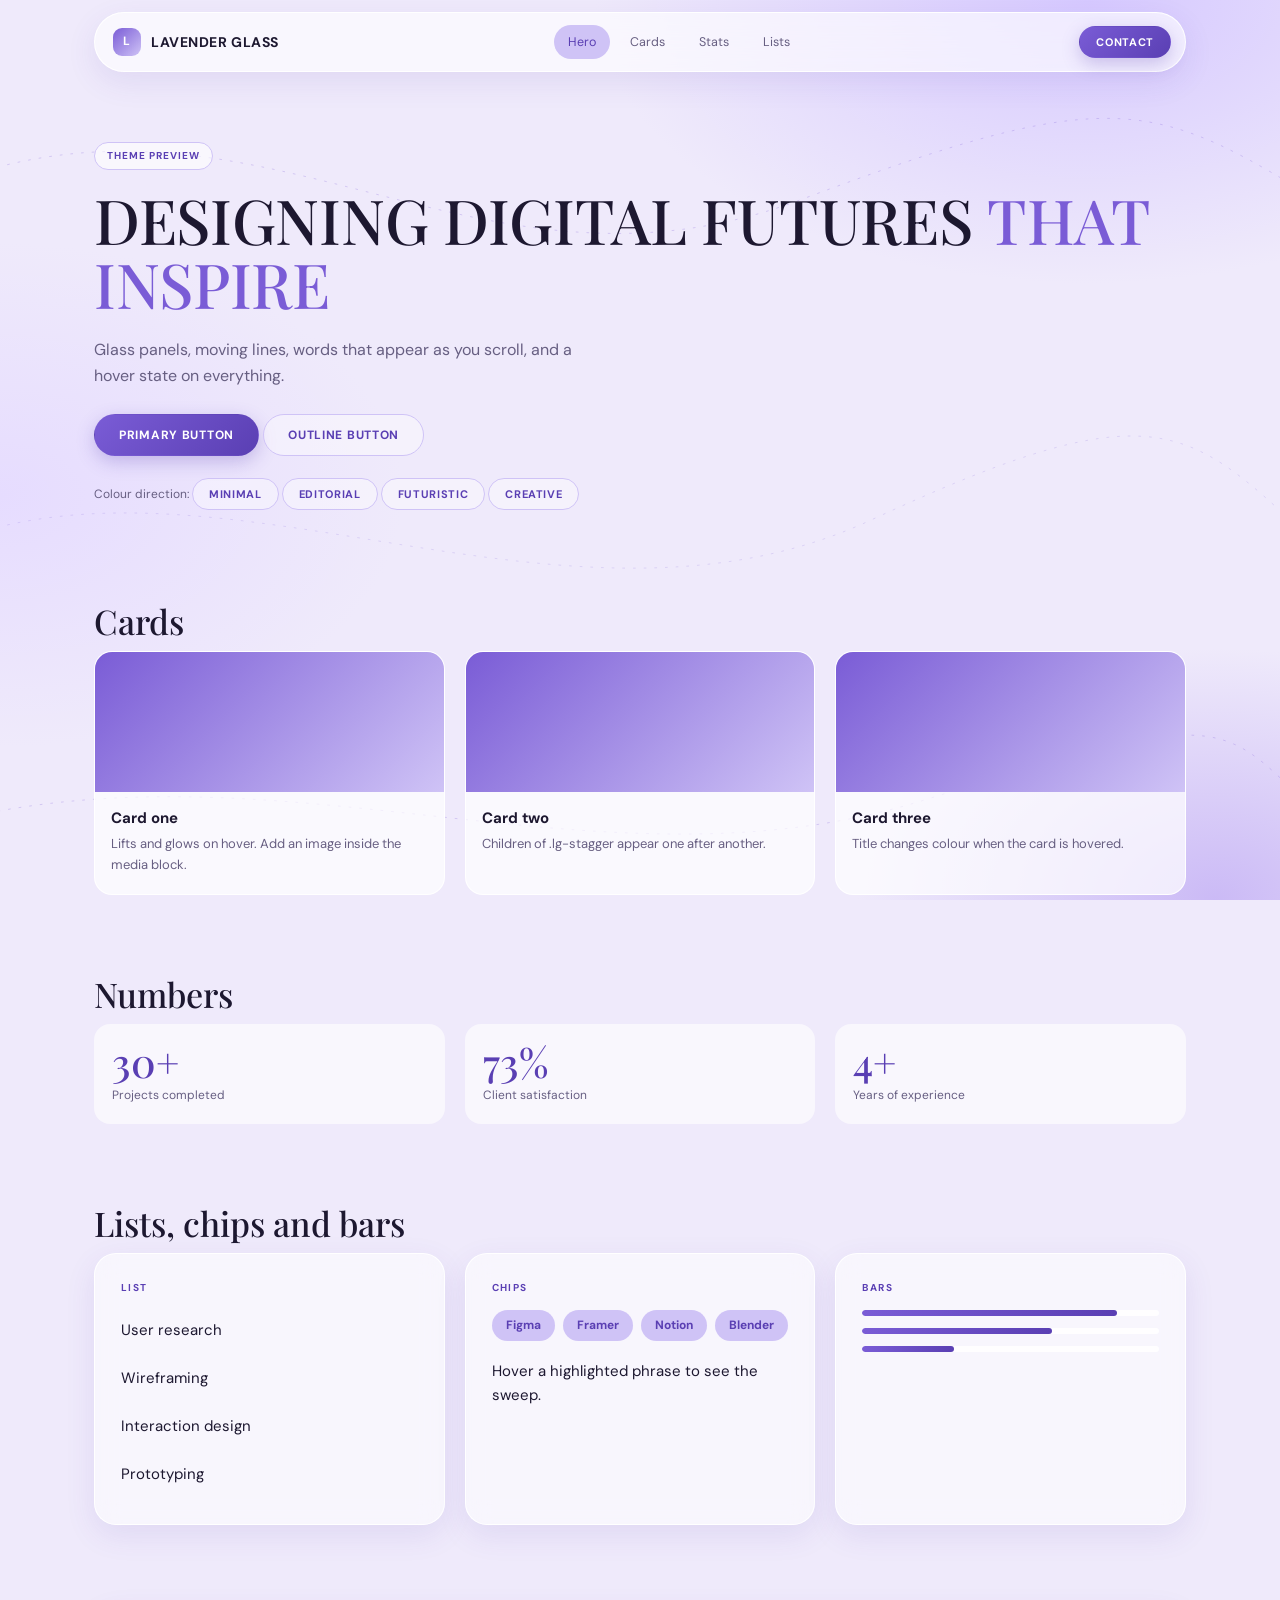
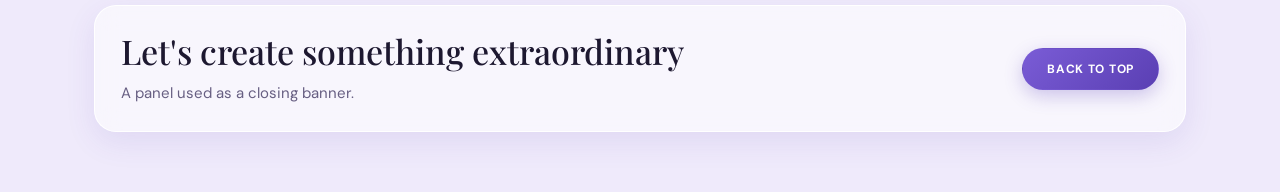
<file: theme-preview.html>
<!DOCTYPE html>
<html lang="en" data-lg-theme="minimal">
<head>
<meta charset="UTF-8">
<meta name="viewport" content="width=device-width, initial-scale=1">
<title>Lavender Glass theme: preview</title>
<link href="https://fonts.googleapis.com/css2?family=Playfair+Display:wght@500;600&family=DM+Sans:wght@400;500;700&display=swap" rel="stylesheet">
<link rel="stylesheet" href="lavender-glass.css">
<script src="lavender-glass.js"></script>
</head>
<body class="lg" data-lg-bg>

<!-- This page only shows each piece of the theme. Copy the parts you need. -->

<nav class="lg-nav">
  <div class="lg-nav-in">
    <a class="lg-logo" href="#"><span class="lg-logo-mark">L</span>LAVENDER GLASS</a>
    <div class="lg-links">
      <a class="is-on" href="#hero">Hero</a><a href="#cards">Cards</a><a href="#stats">Stats</a><a href="#misc">Lists</a>
    </div>
    <a class="lg-btn lg-btn-solid lg-btn-sm" href="#cta">Contact</a>
  </div>
</nav>

<main class="lg-wrap">

  <header id="hero" style="padding:70px 0 40px">
    <div class="lg-tag">Theme preview</div>
    <h1 class="lg-display" data-lg-words>Designing digital futures <em>that inspire</em></h1>
    <p class="lg-lede lg-reveal">Glass panels, moving lines, words that appear as you scroll, and a hover state on everything.</p>
    <div class="lg-reveal">
      <a class="lg-btn lg-btn-solid" href="#cards">Primary button</a>
      <a class="lg-btn lg-btn-line" href="#misc">Outline button</a>
    </div>
    <p class="lg-muted lg-reveal" style="margin-top:22px;font-size:12px">Colour direction:
      <button class="lg-btn lg-btn-line lg-btn-sm" onclick="LG.theme('minimal')">Minimal</button>
      <button class="lg-btn lg-btn-line lg-btn-sm" onclick="LG.theme('editorial')">Editorial</button>
      <button class="lg-btn lg-btn-line lg-btn-sm" onclick="LG.theme('futuristic')">Futuristic</button>
      <button class="lg-btn lg-btn-line lg-btn-sm" onclick="LG.theme('creative')">Creative</button>
    </p>
  </header>

  <section id="cards" style="padding:40px 0">
    <h2 class="lg-title" data-lg-words>Cards</h2>
    <div class="lg-grid lg-stagger">
      <article class="lg-card"><div class="lg-card-media"></div><div class="lg-card-body"><h3>Card one</h3><p>Lifts and glows on hover. Add an image inside the media block.</p></div></article>
      <article class="lg-card"><div class="lg-card-media"></div><div class="lg-card-body"><h3>Card two</h3><p>Children of .lg-stagger appear one after another.</p></div></article>
      <article class="lg-card"><div class="lg-card-media"></div><div class="lg-card-body"><h3>Card three</h3><p>Title changes colour when the card is hovered.</p></div></article>
    </div>
  </section>

  <section id="stats" style="padding:40px 0">
    <h2 class="lg-title" data-lg-words>Numbers</h2>
    <div class="lg-grid lg-stagger">
      <div class="lg-stat"><b data-lg-count="40" data-lg-suffix="+">0</b><span>Projects completed</span></div>
      <div class="lg-stat"><b data-lg-count="98" data-lg-suffix="%">0</b><span>Client satisfaction</span></div>
      <div class="lg-stat"><b data-lg-count="5" data-lg-suffix="+">0</b><span>Years of experience</span></div>
    </div>
  </section>

  <section id="misc" style="padding:40px 0">
    <h2 class="lg-title" data-lg-words>Lists, chips and bars</h2>
    <div class="lg-grid">
      <div class="lg-panel lg-reveal">
        <div class="lg-kicker" style="margin-bottom:10px">List</div>
        <ul class="lg-list"><li>User research</li><li>Wireframing</li><li>Interaction design</li><li>Prototyping</li></ul>
      </div>
      <div class="lg-panel lg-reveal">
        <div class="lg-kicker" style="margin-bottom:14px">Chips</div>
        <div class="lg-chips"><span class="lg-chip">Figma</span><span class="lg-chip">Framer</span><span class="lg-chip">Notion</span><span class="lg-chip">Blender</span></div>
        <p style="margin-top:18px">Hover a <span class="lg-hl">highlighted phrase</span> to see the sweep.</p>
      </div>
      <div class="lg-panel lg-reveal">
        <div class="lg-kicker" style="margin-bottom:14px">Bars</div>
        <div class="lg-bar" style="--lg-pct:86;margin-bottom:12px"><i></i></div>
        <div class="lg-bar" style="--lg-pct:64;margin-bottom:12px"><i></i></div>
        <div class="lg-bar" style="--lg-pct:31"><i></i></div>
      </div>
    </div>
  </section>

  <section id="cta" class="lg-panel lg-reveal" style="margin:40px 0 60px;display:flex;justify-content:space-between;align-items:center;gap:20px;flex-wrap:wrap">
    <div><h2 class="lg-title" data-lg-words>Let's create something extraordinary</h2><p class="lg-muted" style="margin:0">A panel used as a closing banner.</p></div>
    <a class="lg-btn lg-btn-solid" href="#hero">Back to top</a>
  </section>

</main>
</body>
</html>
</file>
<file: lavender-glass.css>
/*
  Lavender Glass: a drop-in theme.
  Everything is prefixed lg- so it won't fight the host site's own CSS.
  Needs lavender-glass.js for scroll reveal, word reveal and the moving lines.

  Fonts (optional, falls back to Georgia / system-ui):
  <link href="https://fonts.googleapis.com/css2?family=Playfair+Display:wght@500;600&family=DM+Sans:wght@400;500;700&display=swap" rel="stylesheet">
*/

/* ---------- tokens ---------- */
:root{
  --lg-bg:#efeafb;
  --lg-blob-1:#d6c9ff; --lg-blob-2:#e6dcff; --lg-blob-3:#cbbaf6;
  --lg-accent:#7a5cd6; --lg-accent-d:#5a3fb3; --lg-accent-l:#cfc3f6;
  --lg-ink:#1d1830; --lg-mute:#675f82;
  --lg-glass:rgba(255,255,255,.55); --lg-glass-hi:rgba(255,255,255,.92); --lg-edge:rgba(255,255,255,.95);
  --lg-shadow:0 10px 30px rgba(90,63,179,.10); --lg-shadow-hi:0 18px 44px rgba(90,63,179,.24);
  --lg-serif:'Playfair Display',Georgia,serif;
  --lg-sans:'DM Sans',system-ui,-apple-system,sans-serif;
  --lg-radius:22px;
}

/* colour directions: put data-lg-theme="..." on <html> or any wrapper */
[data-lg-theme="editorial"]{--lg-bg:#ecebf1;--lg-blob-1:#d9d7e6;--lg-blob-2:#e6e4ef;--lg-blob-3:#cfcce0;--lg-accent:#4a4660;--lg-accent-d:#2b2840;--lg-accent-l:#cfcbe0;--lg-shadow:0 10px 30px rgba(43,40,64,.10);--lg-shadow-hi:0 18px 44px rgba(43,40,64,.22)}
[data-lg-theme="futuristic"]{--lg-bg:#e8edfb;--lg-blob-1:#c9d4fb;--lg-blob-2:#dbe3fc;--lg-blob-3:#b9c6f5;--lg-accent:#4c5fd5;--lg-accent-d:#2f3fa8;--lg-accent-l:#bfc8f5;--lg-shadow:0 10px 30px rgba(47,63,168,.10);--lg-shadow-hi:0 18px 44px rgba(47,63,168,.24)}
[data-lg-theme="creative"]{--lg-bg:#f8ebf5;--lg-blob-1:#f3cfe8;--lg-blob-2:#f8dff0;--lg-blob-3:#ecbfdc;--lg-accent:#c25aa8;--lg-accent-d:#9a3a85;--lg-accent-l:#f0c4e4;--lg-shadow:0 10px 30px rgba(154,58,133,.10);--lg-shadow-hi:0 18px 44px rgba(154,58,133,.24)}

/* ---------- base: add class "lg" to <body> or a wrapper ---------- */
.lg{background:var(--lg-bg);color:var(--lg-ink);font:15px/1.6 var(--lg-sans);-webkit-font-smoothing:antialiased}
.lg *,.lg *::before,.lg *::after{box-sizing:border-box}
:where(.lg) a{color:inherit;text-decoration:none}
.lg-wrap{max-width:1140px;margin:0 auto;padding:0 24px}

/* ---------- animated background (JS inserts .lg-bg when <body data-lg-bg>) ---------- */
.lg-bg{position:fixed;inset:0;z-index:-1;pointer-events:none;
  background:radial-gradient(55% 45% at 85% 0%,var(--lg-blob-1),transparent 70%),
             radial-gradient(45% 40% at 0% 55%,var(--lg-blob-2),transparent 70%),
             radial-gradient(40% 40% at 95% 100%,var(--lg-blob-3),transparent 70%),var(--lg-bg)}
.lg-bg svg{position:absolute;inset:0;width:100%;height:100%}
.lg-bg path{fill:none;stroke:var(--lg-accent);stroke-width:1;opacity:.26;stroke-dasharray:3 9;animation:lg-drift 32s linear infinite}
.lg-bg path:nth-child(2){animation-duration:46s;animation-direction:reverse;opacity:.18}
.lg-bg path:nth-child(3){animation-duration:58s}
@keyframes lg-drift{to{stroke-dashoffset:-640}}

/* any svg line you draw yourself: add class lg-line to a <path>/<line>/<ellipse> */
.lg-line{fill:none;stroke:var(--lg-accent);stroke-width:1.2;stroke-dasharray:3 8;animation:lg-drift 24s linear infinite}

/* ---------- type ---------- */
.lg-display{font:500 clamp(34px,5.2vw,62px)/1.04 var(--lg-serif);text-transform:uppercase;letter-spacing:-.005em;margin:0 0 20px}
.lg-display em{font-style:normal;color:var(--lg-accent)}
.lg-title{font:500 clamp(24px,3vw,34px)/1.15 var(--lg-serif);margin:0 0 10px}
.lg-lede{color:var(--lg-mute);font-size:16px;max-width:46ch;margin:0 0 26px}
.lg-tag{display:inline-flex;align-items:center;padding:5px 12px;border-radius:99px;border:1px solid var(--lg-accent-l);background:rgba(255,255,255,.6);font-size:10px;font-weight:700;letter-spacing:.1em;text-transform:uppercase;color:var(--lg-accent-d);margin-bottom:18px}
.lg-kicker{font-size:10px;font-weight:700;letter-spacing:.14em;text-transform:uppercase;color:var(--lg-accent-d)}
.lg-muted{color:var(--lg-mute)}

/* text highlight on hover: wrap words in <span class="lg-hl"> */
.lg-hl{background:linear-gradient(var(--lg-accent-l),var(--lg-accent-l)) 0 100%/0 .45em no-repeat;transition:background-size .35s ease}
.lg-hl:hover,.lg-panel:hover .lg-hl{background-size:100% .45em}

/* ---------- nav ---------- */
.lg-nav{position:sticky;top:12px;z-index:30;margin:12px auto 0;max-width:1140px;padding:0 24px}
.lg-nav-in{display:flex;align-items:center;justify-content:space-between;gap:16px;height:60px;padding:0 14px 0 18px;border-radius:99px;background:rgba(255,255,255,.62);border:1px solid var(--lg-edge);backdrop-filter:blur(16px);-webkit-backdrop-filter:blur(16px);box-shadow:var(--lg-shadow)}
.lg-logo{display:flex;align-items:center;gap:10px;font-weight:700;letter-spacing:.04em;font-size:14px}
.lg-logo-mark{width:28px;height:28px;border-radius:9px;background:linear-gradient(135deg,var(--lg-accent),var(--lg-accent-l));display:grid;place-items:center;color:#fff;font-size:12px;transition:transform .3s}
.lg-logo:hover .lg-logo-mark{transform:rotate(-10deg) scale(1.1)}
.lg-links{display:flex;gap:6px}
.lg-links a{padding:7px 14px;border-radius:99px;font-size:12.5px;color:var(--lg-mute);transition:background .2s,color .2s}
.lg-links a:hover{background:rgba(255,255,255,.92);color:var(--lg-accent-d)}
.lg-links a.is-on{background:var(--lg-accent-l);color:var(--lg-accent-d)}

/* ---------- buttons ---------- */
.lg-btn{display:inline-flex;align-items:center;justify-content:center;gap:8px;border:1px solid transparent;border-radius:99px;padding:12px 24px;font:700 12px var(--lg-sans);letter-spacing:.06em;text-transform:uppercase;cursor:pointer;transition:transform .2s,box-shadow .25s,background .25s,border-color .25s}
.lg-btn-solid{background:linear-gradient(135deg,var(--lg-accent),var(--lg-accent-d));color:#fff;box-shadow:0 6px 18px rgba(90,63,179,.28)}
.lg-btn-solid:hover{transform:translateY(-2px);box-shadow:var(--lg-shadow-hi)}
.lg-btn-line{background:rgba(255,255,255,.4);border-color:var(--lg-accent-l);color:var(--lg-accent-d)}
.lg-btn-line:hover{background:#fff;border-color:var(--lg-accent);transform:translateY(-2px)}
.lg-btn-sm{padding:8px 16px;font-size:11px}
.lg-btn[hidden]{display:none}

/* ---------- glass panel + card ---------- */
.lg-panel{background:var(--lg-glass);border:1px solid var(--lg-edge);border-radius:var(--lg-radius);box-shadow:var(--lg-shadow);backdrop-filter:blur(12px);-webkit-backdrop-filter:blur(12px);padding:26px;transition:transform .3s,box-shadow .3s,background .3s}
.lg-panel:hover{transform:translateY(-5px);box-shadow:var(--lg-shadow-hi);background:var(--lg-glass-hi)}
.lg-grid{display:grid;gap:20px;grid-template-columns:repeat(auto-fit,minmax(240px,1fr))}
.lg-card{border-radius:18px;overflow:hidden;background:rgba(255,255,255,.7);border:1px solid var(--lg-edge);transition:transform .3s,box-shadow .3s}
.lg-card:hover{transform:translateY(-6px);box-shadow:var(--lg-shadow-hi)}
.lg-card-media{height:140px;overflow:hidden;background:linear-gradient(135deg,var(--lg-accent),var(--lg-accent-l))}
.lg-card-media img{width:100%;height:100%;object-fit:cover;display:block;transition:transform .6s}
.lg-card:hover .lg-card-media img{transform:scale(1.1)}
.lg-card-body{padding:14px 16px 18px}
.lg-card h3{font-size:15px;margin:0 0 4px;transition:color .2s}
.lg-card:hover h3{color:var(--lg-accent)}
.lg-card p{font-size:13px;color:var(--lg-mute);margin:0}

/* ---------- small pieces ---------- */
.lg-chip{display:inline-block;padding:6px 14px;border-radius:99px;background:var(--lg-accent-l);color:var(--lg-accent-d);font-size:12px;font-weight:700;transition:transform .2s,background .2s,color .2s}
.lg-chip:hover{transform:translateY(-3px);background:var(--lg-accent);color:#fff}
.lg-chips{display:flex;flex-wrap:wrap;gap:8px}

.lg-list{list-style:none;margin:0;padding:0}
.lg-list li{display:flex;justify-content:space-between;gap:16px;padding:12px;margin:0 -12px;border-radius:12px;transition:background .2s,padding-left .2s}
.lg-list li:hover{background:rgba(255,255,255,.88);padding-left:20px}

.lg-stat{padding:18px;border-radius:16px;background:rgba(255,255,255,.6);transition:transform .25s,background .25s,box-shadow .25s}
.lg-stat:hover{transform:translateY(-4px);background:#fff;box-shadow:var(--lg-shadow-hi)}
.lg-stat b{display:block;font:500 40px/1 var(--lg-serif);color:var(--lg-accent-d)}
.lg-stat span{font-size:12px;color:var(--lg-mute)}

.lg-icon{width:42px;height:42px;border-radius:50%;background:rgba(255,255,255,.85);display:grid;place-items:center;color:var(--lg-accent-d);font-weight:700;transition:background .25s,color .25s,transform .25s}
.lg-panel:hover .lg-icon,.lg-card:hover .lg-icon{background:var(--lg-accent);color:#fff;transform:rotate(-8deg)}

/* animated ring/bar: set --lg-pct (0-100) inline, e.g. style="--lg-pct:72" */
.lg-bar{height:6px;border-radius:99px;background:rgba(255,255,255,.9);overflow:hidden}
.lg-bar i{display:block;height:100%;width:calc(var(--lg-pct,0) * 1%);border-radius:99px;background:linear-gradient(90deg,var(--lg-accent),var(--lg-accent-d));transition:width 1s cubic-bezier(.3,.7,.2,1)}
.lg-js .lg-bar:not(.is-in) i{width:0}

/* floating decoration: add to any image/shape */
.lg-float{animation:lg-bob 7s ease-in-out infinite}
@keyframes lg-bob{50%{transform:translateY(-10px)}}

/* ---------- scroll reveal ---------- */
/* hidden only when JS is running, so a no-JS page still shows everything */
.lg-js .lg-reveal{opacity:0;transform:translateY(26px);transition:opacity .7s ease,transform .7s ease}
.lg-js .lg-reveal.is-in{opacity:1;transform:none}
.lg-js .lg-reveal.is-in.lg-panel:hover{transform:translateY(-5px)}

/* children appear one after another */
.lg-js .lg-stagger>*{opacity:0;transform:translateY(20px);transition:opacity .6s ease,transform .6s ease,box-shadow .3s,background .3s}
.lg-js .lg-stagger.is-in>*{opacity:1;transform:none}
.lg-js .lg-stagger.is-in>*:nth-child(2){transition-delay:.1s}
.lg-js .lg-stagger.is-in>*:nth-child(3){transition-delay:.2s}
.lg-js .lg-stagger.is-in>*:nth-child(4){transition-delay:.3s}
.lg-js .lg-stagger.is-in>*:nth-child(5){transition-delay:.4s}
.lg-js .lg-stagger.is-in>*:nth-child(n+6){transition-delay:.5s}
.lg-js .lg-stagger.is-in>*:hover{transform:translateY(-5px);transition-delay:0s}

/* words appear one by one: <h1 data-lg-words>...</h1> (JS wraps each word) */
.lg-w{display:inline-block}
.lg-js [data-lg-words] .lg-w{opacity:0;transform:translateY(.6em);transition:opacity .6s ease,transform .6s ease;transition-delay:calc(var(--i) * 55ms)}
.lg-js [data-lg-words].is-in .lg-w{opacity:1;transform:none}

/* ---------- light running around a border (add class lg-glow) ----------
   ::before draws the travelling light, ::after draws a soft spotlight that follows the cursor.
   Don't use ::before/::after on the same element for anything else. */
@property --lg-a{syntax:'<angle>';inherits:false;initial-value:0deg}
.lg-glow{position:relative;isolation:isolate}
.lg-glow::before{content:"";position:absolute;inset:0;border-radius:inherit;padding:2px;pointer-events:none;
  background:conic-gradient(from var(--lg-a),transparent 0 52%,var(--lg-accent-l) 70%,var(--lg-accent) 84%,#fff 93%,transparent 100%);
  -webkit-mask:linear-gradient(#000 0 0) content-box,linear-gradient(#000 0 0);-webkit-mask-composite:xor;
  mask:linear-gradient(#000 0 0) content-box,linear-gradient(#000 0 0);mask-composite:exclude;
  opacity:.4;animation:lg-orbit 9s linear infinite;animation-delay:var(--lg-delay,0s);transition:opacity .35s}
@keyframes lg-orbit{to{--lg-a:360deg}}
.lg-glow::after{content:"";position:absolute;inset:0;border-radius:inherit;z-index:-1;pointer-events:none;opacity:0;transition:opacity .35s;
  background:radial-gradient(240px circle at var(--lg-mx,50%) var(--lg-my,50%),rgba(255,255,255,.9),transparent 65%)}
.lg-glow:hover::before,.lg-glow.is-lit::before{opacity:1;animation-duration:3s}
.lg-glow:hover::after{opacity:1}
.lg-glow.is-lit{box-shadow:0 0 26px -6px var(--lg-accent),var(--lg-shadow-hi)}

/* ---------- button shimmer ---------- */
.lg-btn{position:relative;overflow:hidden}
.lg-btn-solid::after{content:"";position:absolute;inset:0;pointer-events:none;transform:translateX(-130%);
  background:linear-gradient(105deg,transparent 38%,rgba(255,255,255,.55) 50%,transparent 62%);animation:lg-shimmer 6s ease-in-out infinite}
.lg-btn-solid:hover::after{animation:none;transform:translateX(130%);transition:transform .8s ease}
@keyframes lg-shimmer{0%,70%{transform:translateX(-130%)}100%{transform:translateX(130%)}}

/* ---------- counter ring: wrap a number, e.g. <div class="lg-ring"><svg>..</svg><b data-lg-count="8">0</b></div> ---------- */
.lg-ring{position:relative;display:inline-grid;place-items:center;width:84px;height:84px}
.lg-ring svg{position:absolute;inset:0;width:100%;height:100%}
.lg-ring .lg-ring-track{fill:none;stroke:rgba(255,255,255,.9);stroke-width:5}
.lg-ring .lg-ring-arc{fill:none;stroke:var(--lg-accent);stroke-width:5;stroke-linecap:round;stroke-dasharray:70 160;
  transform-box:fill-box;transform-origin:50% 50%;animation:lg-spin 4.5s linear infinite;filter:drop-shadow(0 0 4px var(--lg-accent))}
@keyframes lg-spin{to{transform:rotate(360deg)}}
.lg-ring b{position:relative;font:500 24px var(--lg-serif);color:var(--lg-accent-d)}

/* ---------- headline wipe: <span class="lg-wipe"> inside a [data-lg-words] heading ---------- */
.lg-js [data-lg-words] .lg-wipe{display:inline-block;clip-path:inset(0 100% 0 0);transition:clip-path 1.2s cubic-bezier(.6,.1,.2,1) .5s}
.lg-js [data-lg-words].is-in .lg-wipe{clip-path:inset(-10% -2% -10% 0)}

/* ---------- timeline line that draws itself ---------- */
.lg-js .lg-draw{transform:scaleY(0);transform-origin:top;transition:transform 1.4s ease}
.lg-js .lg-draw.is-in{transform:none}

@media (prefers-reduced-motion:reduce){
  .lg *,.lg *::before,.lg *::after,.lg-bg path{animation:none!important;transition:none!important}
  .lg-js .lg-reveal,.lg-js .lg-stagger>*,.lg-js [data-lg-words] .lg-w,.lg-js .lg-draw{opacity:1!important;transform:none!important}
  .lg-js [data-lg-words] .lg-wipe{clip-path:none!important}
}
@media (max-width:760px){
  .lg-links{display:none}
  .lg-panel{padding:20px}
}
</file>
